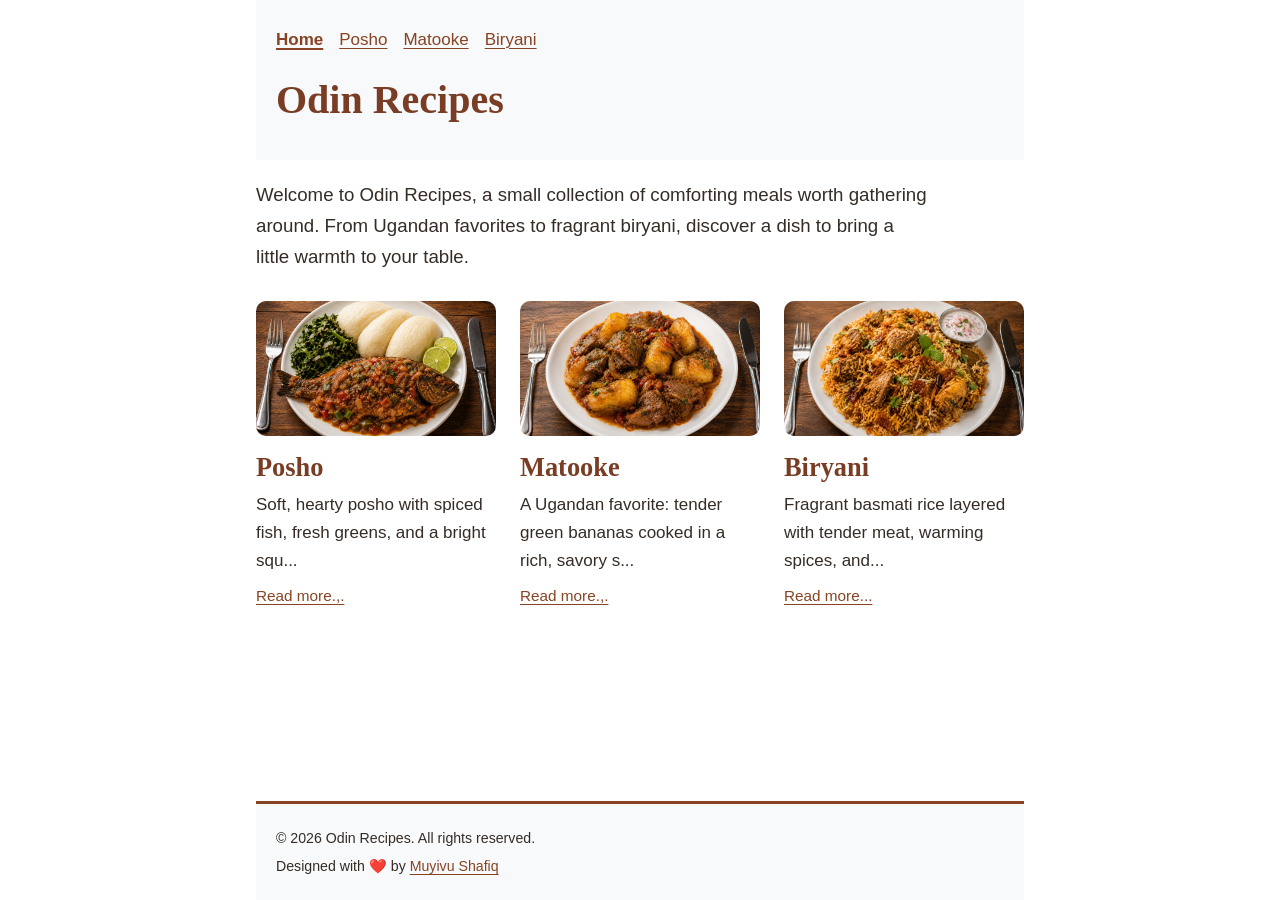
<file: index.html>
<!doctype html>
<html lang="en">
    <head>
        <meta charset="UTF-8" />
        <meta name="viewport" content="width=device-width, initial-scale=1.0" />
        <title>Odin Recipes</title>
        <link rel="stylesheet" href="styles.css" />
    </head>

    <body>

        <header class="header">
            <nav class="recipe-nav" aria-label="Recipe navigation">
                <a href="index.html" aria-current="page">Home</a>
                <a href="recipes/posho.html">Posho</a>
                <a href="recipes/matooke.html">Matooke</a>
                <a href="recipes/biryani.html">Biryani</a>
            </nav>
            <h1>Odin Recipes</h1>
        </header>

        <main>
            <p class="home-intro">
                Welcome to Odin Recipes, a small collection of comforting meals
                worth gathering around. From Ugandan favorites to fragrant biryani,
                discover a dish to bring a little warmth to your table.
            </p>

            <section class="recipe-cards" aria-label="Explore our recipes">
                <article class="recipe-card">
                    <img src="recipes/recipe-images/posho-recipe.jpg"
                        alt="Posho served with fish and greens" />
                    <div class="recipe-card-content">
                        <h2><a href="recipes/posho.html">Posho</a></h2>
                        <p>Soft, hearty posho with spiced fish, fresh greens, and a bright squ...</p>
                        <a class="recipe-link" href="recipes/posho.html" aria-label="See full recipe for Posho">Read more.,.</a>
                    </div>
                </article>

                <article class="recipe-card">
                    <img src="recipes/recipe-images/matooke-recipe.jpg"
                        alt="A serving of cooked matooke" loading="lazy" />
                    <div class="recipe-card-content">
                        <h2><a href="recipes/matooke.html">Matooke</a></h2>
                        <p>A Ugandan favorite: tender green bananas cooked in a rich, savory s...</p>
                        <a class="recipe-link" href="recipes/matooke.html" aria-label="See full recipe for Matooke">Read more.,.</a>
                    </div>
                </article>

                <article class="recipe-card">
                    <img src="recipes/recipe-images/biryani-recipe.jpg"
                        alt="A serving of spiced biryani rice" loading="lazy" />
                    <div class="recipe-card-content">
                        <h2><a href="recipes/biryani.html">Biryani</a></h2>
                        <p>Fragrant basmati rice layered with tender meat, warming spices, and...</p>
                        <a class="recipe-link" href="recipes/biryani.html" aria-label="See full recipe for Biryani">Read more...</a>
                    </div>
                </article>
            </section>
        </main>

        <footer>
            <small>
                © 2026 Odin Recipes. All rights reserved. <br />Designed with ❤️ by <a href="https://shafiqm.com" target="_blank">Muyivu Shafiq</a>
            </small>
        </footer>

    </body>
</html>
</file>
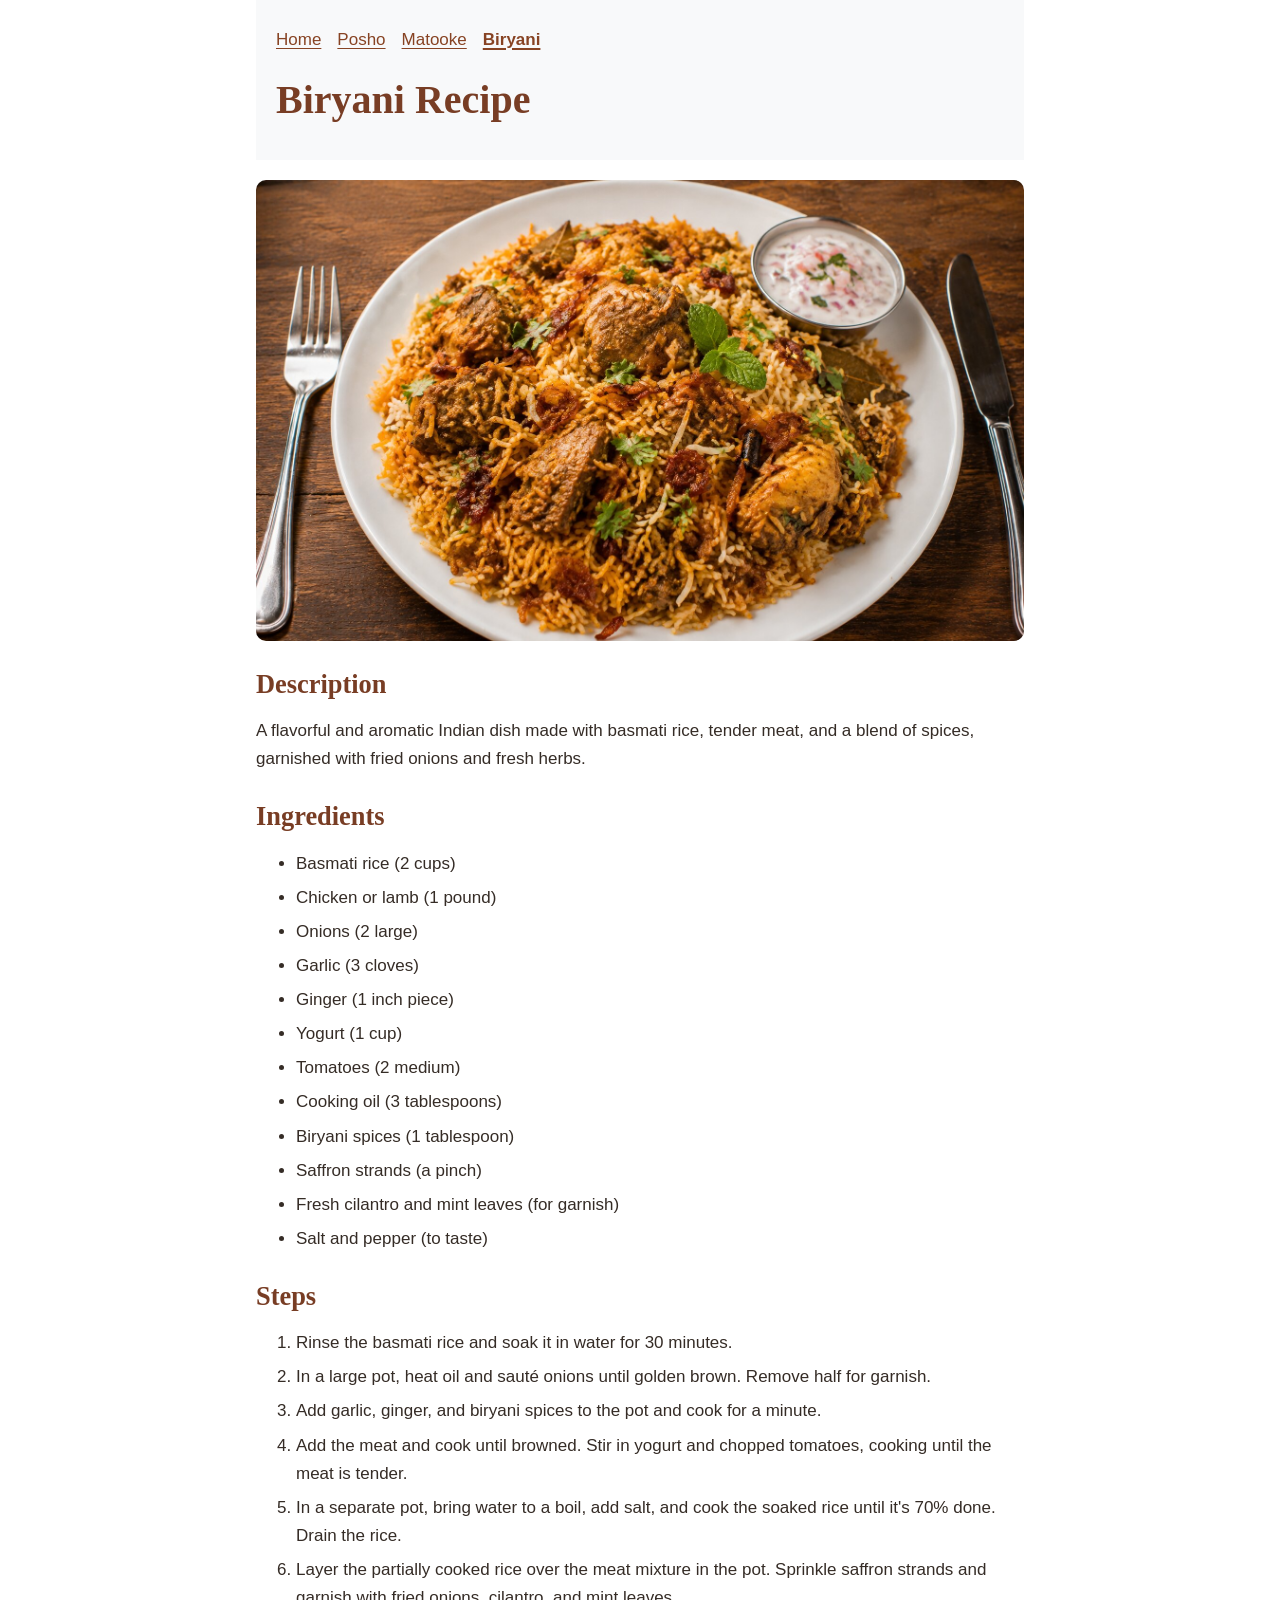
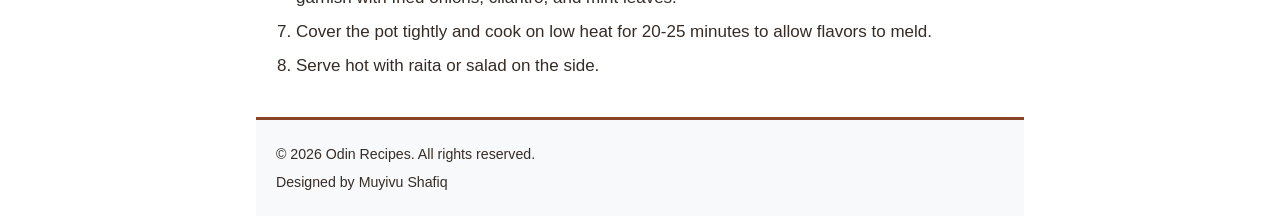
<file: recipes/biryani.html>
<!doctype html>
<html lang="en">
    <head>
        <meta charset="UTF-8" />
        <meta name="viewport" content="width=device-width, initial-scale=1.0" />
        <title>Biryani Recipe</title>
        <link rel="stylesheet" href="../styles.css" />
    </head>
    <body>
        <header class="header">
            <nav class="recipe-nav" aria-label="Recipe navigation">
                <a href="../index.html">Home</a>
                <a href="posho.html">Posho</a>
                <a href="matooke.html">Matooke</a>
                <a href="biryani.html" aria-current="page">Biryani</a>
            </nav>
            <h1>Biryani Recipe</h1>
        </header>

        <main>
            <img src="./recipe-images/biryani-recipe.jpg" alt="Biryani Recipe" />
            <h2>Description</h2>
            <p>
                A flavorful and aromatic Indian dish made with basmati rice, tender
                meat, and a blend of spices, garnished with fried onions and fresh
                herbs.
            </p>
            <h2>Ingredients</h2>
            <ul>
                <li>Basmati rice (2 cups)</li>
                <li>Chicken or lamb (1 pound)</li>
                <li>Onions (2 large)</li>
                <li>Garlic (3 cloves)</li>
                <li>Ginger (1 inch piece)</li>
                <li>Yogurt (1 cup)</li>
                <li>Tomatoes (2 medium)</li>
                <li>Cooking oil (3 tablespoons)</li>
                <li>Biryani spices (1 tablespoon)</li>
                <li>Saffron strands (a pinch)</li>
                <li>Fresh cilantro and mint leaves (for garnish)</li>
                <li>Salt and pepper (to taste)</li>
            </ul>
            <h2>Steps</h2>
            <ol>
                <li>Rinse the basmati rice and soak it in water for 30 minutes.</li>
                <li>
                    In a large pot, heat oil and sauté onions until golden brown.
                    Remove half for garnish.
                </li>
                <li>
                    Add garlic, ginger, and biryani spices to the pot and cook for a
                    minute.
                </li>
                <li>
                    Add the meat and cook until browned. Stir in yogurt and chopped
                    tomatoes, cooking until the meat is tender.
                </li>
                <li>
                    In a separate pot, bring water to a boil, add salt, and cook the
                    soaked rice until it's 70% done. Drain the rice.
                </li>
                <li>
                    Layer the partially cooked rice over the meat mixture in the
                    pot. Sprinkle saffron strands and garnish with fried onions,
                    cilantro, and mint leaves.
                </li>
                <li>
                    Cover the pot tightly and cook on low heat for 20-25 minutes to
                    allow flavors to meld.
                </li>
                <li>Serve hot with raita or salad on the side.</li>
            </ol>
        </main>

        <footer>
            <small>
                © 2026 Odin Recipes. All rights reserved. <br />Designed by Muyivu Shafiq
            </small>
        </footer>
    </body>
</html>
</file>
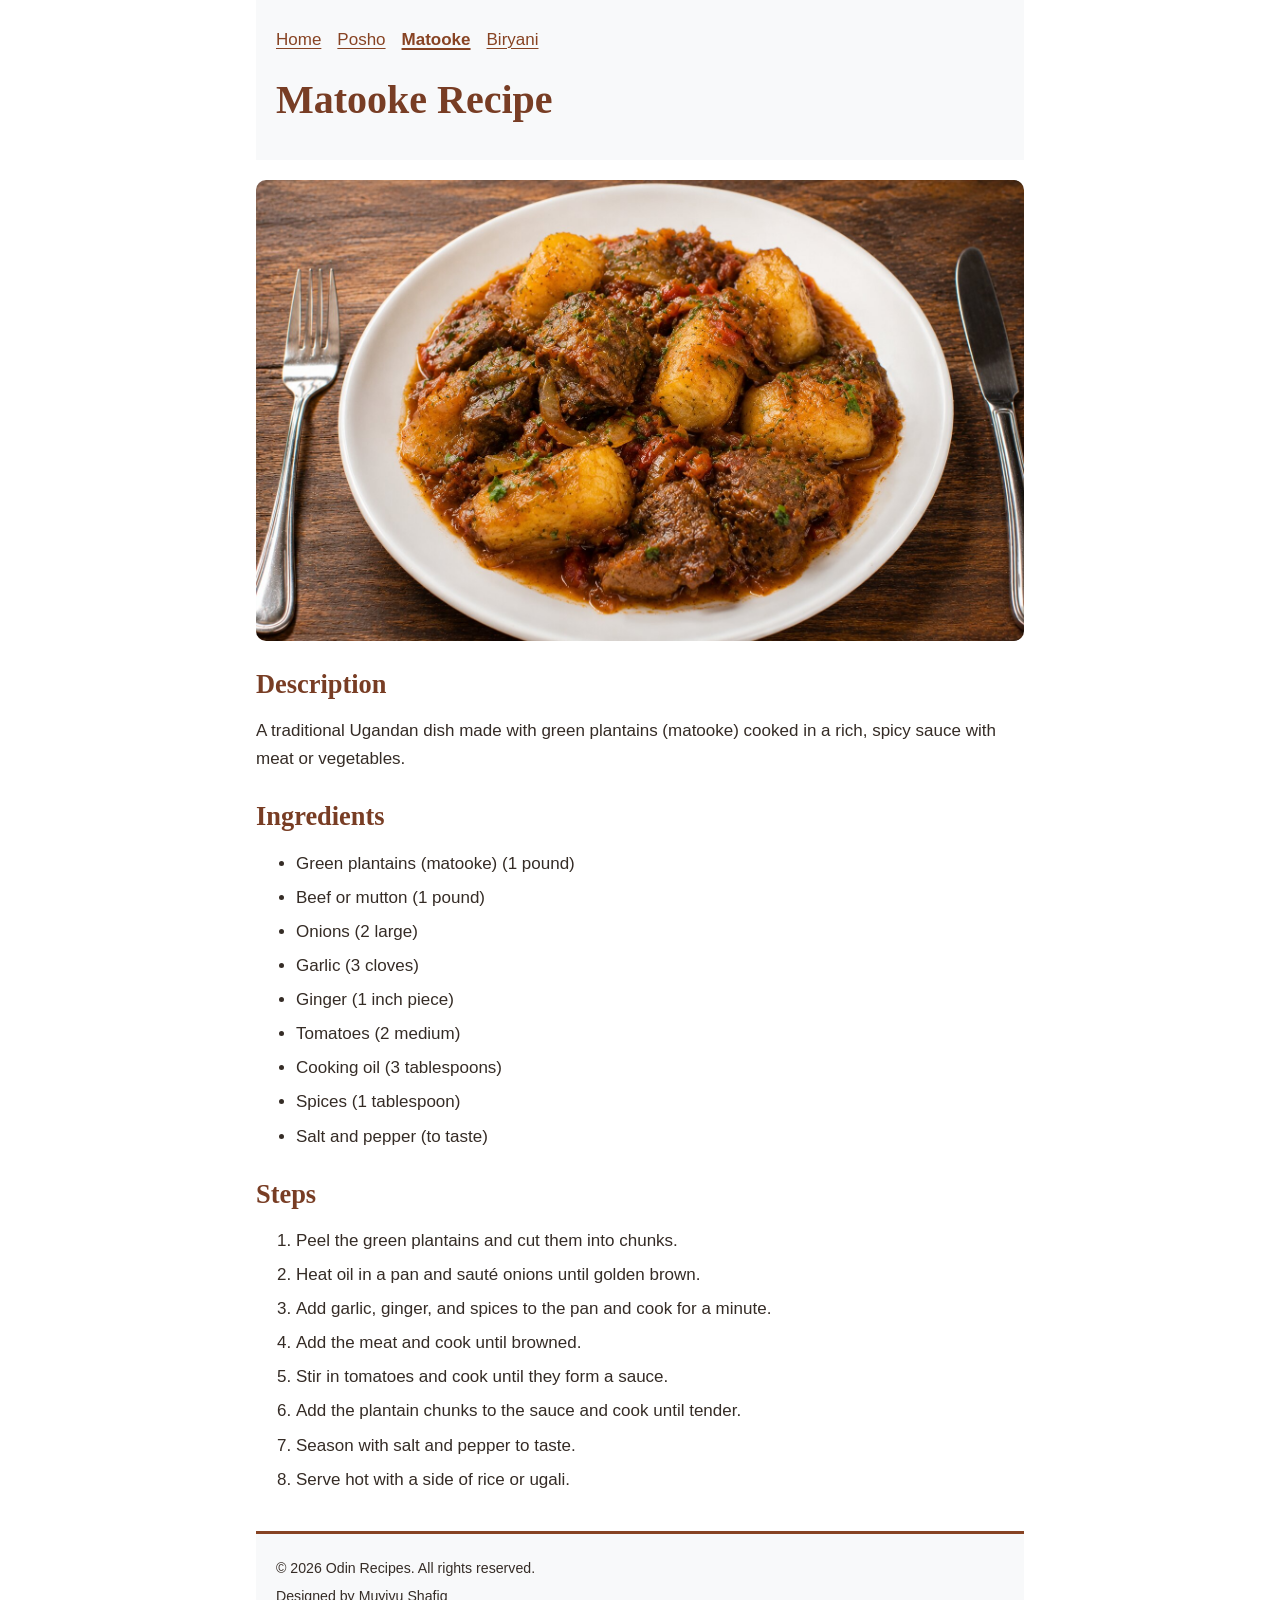
<file: recipes/matooke.html>
<!doctype html>
<html lang="en">
    <head>
        <meta charset="UTF-8" />
        <meta name="viewport" content="width=device-width, initial-scale=1.0" />
        <title>Matooke Recipe</title>
        <link rel="stylesheet" href="../styles.css" />
    </head>
    <body>
        <header class="header">
            <nav class="recipe-nav" aria-label="Recipe navigation">
                <a href="../index.html">Home</a>
                <a href="posho.html">Posho</a>
                <a href="matooke.html" aria-current="page">Matooke</a>
                <a href="biryani.html">Biryani</a>
            </nav>
            <h1>Matooke Recipe</h1>
        </header>

        <main>
            <img src="./recipe-images/matooke-recipe.jpg" alt="Matooke Recipe" />
            <h2>Description</h2>
            <p>
                A traditional Ugandan dish made with green plantains (matooke)
                cooked in a rich, spicy sauce with meat or vegetables.
            </p>
            <h2>Ingredients</h2>
            <ul>
                <li>Green plantains (matooke) (1 pound)</li>
                <li>Beef or mutton (1 pound)</li>
                <li>Onions (2 large)</li>
                <li>Garlic (3 cloves)</li>
                <li>Ginger (1 inch piece)</li>
                <li>Tomatoes (2 medium)</li>
                <li>Cooking oil (3 tablespoons)</li>
                <li>Spices (1 tablespoon)</li>
                <li>Salt and pepper (to taste)</li>
            </ul>
            <h2>Steps</h2>
            <ol>
                <li>Peel the green plantains and cut them into chunks.</li>
                <li>Heat oil in a pan and sauté onions until golden brown.</li>
                <li>
                    Add garlic, ginger, and spices to the pan and cook for a minute.
                </li>
                <li>Add the meat and cook until browned.</li>
                <li>Stir in tomatoes and cook until they form a sauce.</li>
                <li>Add the plantain chunks to the sauce and cook until tender.</li>
                <li>Season with salt and pepper to taste.</li>
                <li>Serve hot with a side of rice or ugali.</li>
            </ol>
        </main>

        <footer>
            <small>
                © 2026 Odin Recipes. All rights reserved. <br />Designed by Muyivu Shafiq
            </small>
        </footer>
    </body>
</html>
</file>
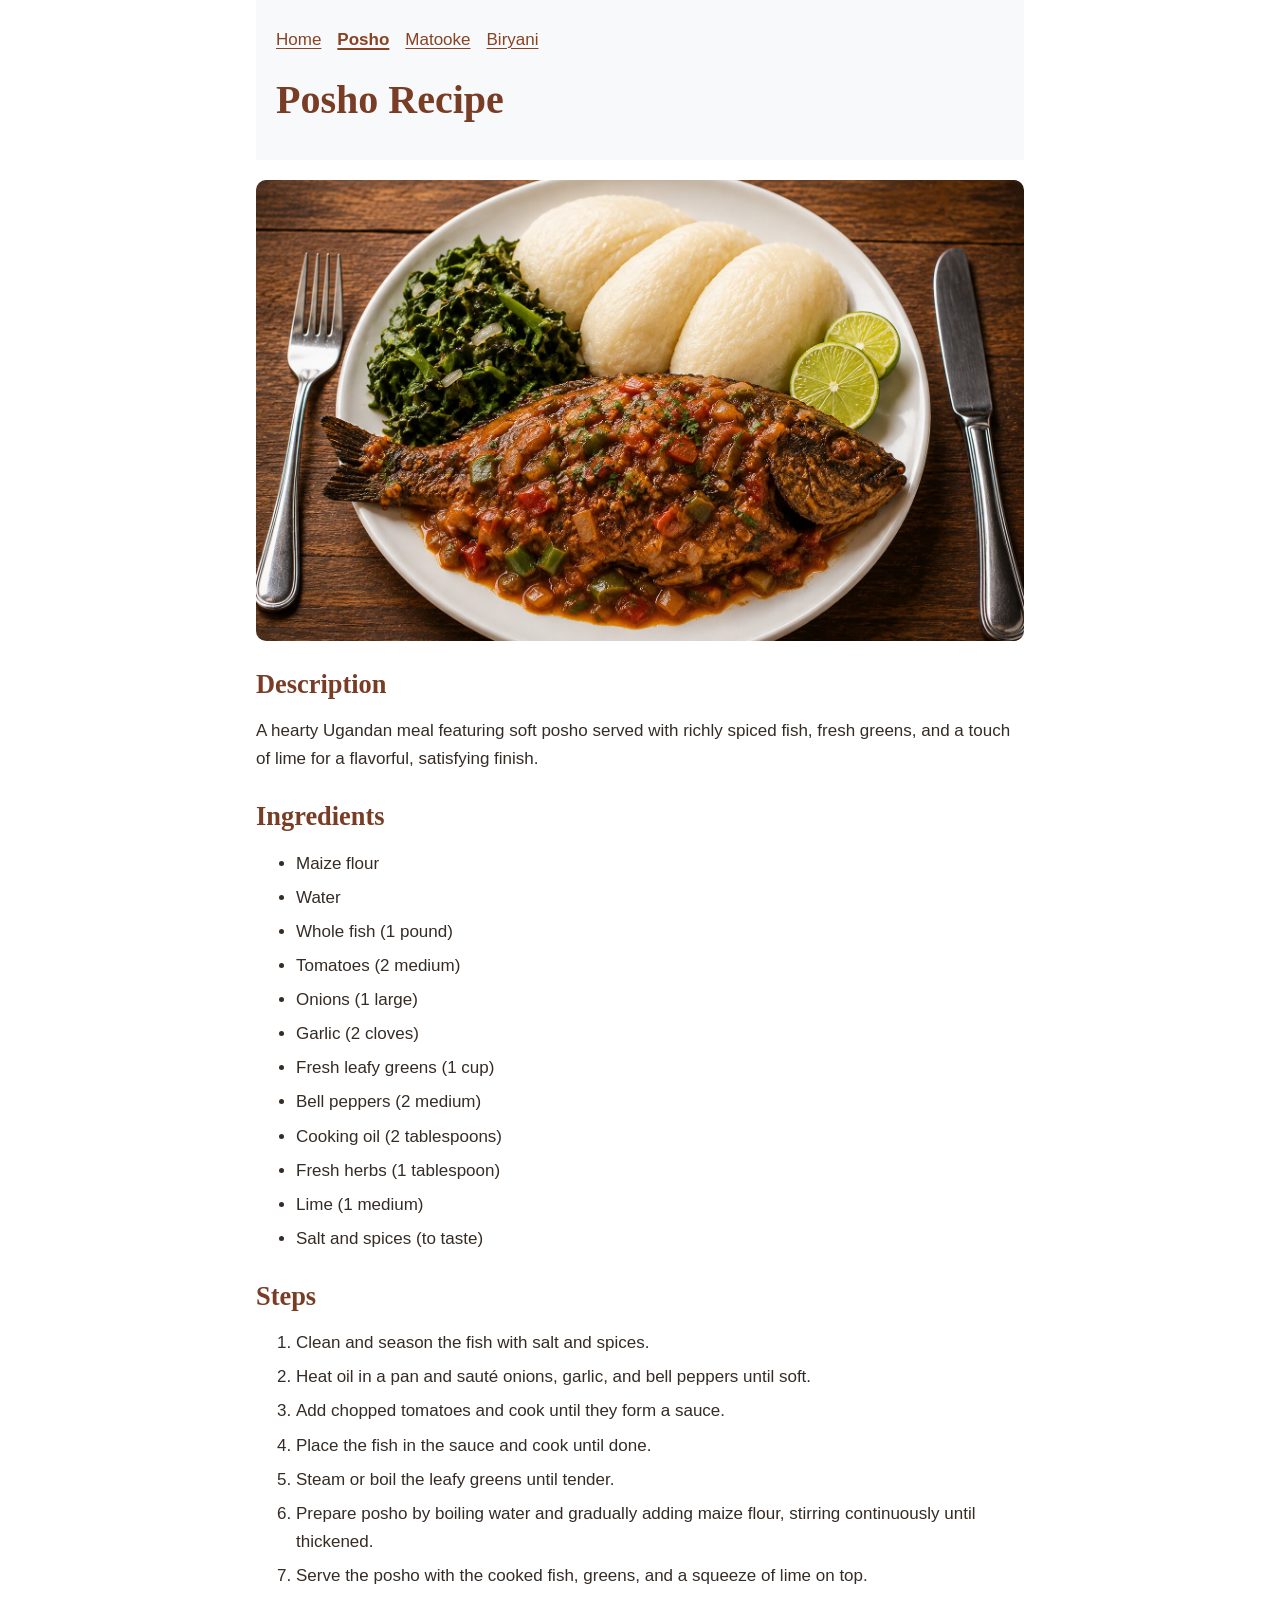
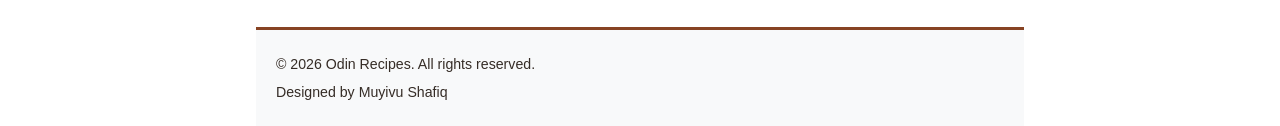
<file: recipes/posho.html>
<!doctype html>
<html lang="en">
    <head>
        <meta charset="UTF-8" />
        <meta name="viewport" content="width=device-width, initial-scale=1.0" />
        <title>Posho - Odin Recipes</title>
        <link rel="stylesheet" href="../styles.css" />
    </head>
    <body>
        <header class="header">
            <nav class="recipe-nav" aria-label="Recipe navigation">
                <a href="../index.html">Home</a>
                <a href="posho.html" aria-current="page">Posho</a>
                <a href="matooke.html">Matooke</a>
                <a href="biryani.html">Biryani</a>
            </nav>
            <h1>Posho Recipe</h1>
        </header>

        <main>
            <img src="./recipe-images/posho-recipe.jpg" alt="Posho Recipe" />
            <h2>Description</h2>
            <p>
                A hearty Ugandan meal featuring soft posho served with richly spiced
                fish, fresh greens, and a touch of lime for a flavorful, satisfying
                finish.
            </p>
            <h2>Ingredients</h2>
            <ul>
                <li>Maize flour</li>
                <li>Water</li>
                <li>Whole fish (1 pound)</li>
                <li>Tomatoes (2 medium)</li>
                <li>Onions (1 large)</li>
                <li>Garlic (2 cloves)</li>
                <li>Fresh leafy greens (1 cup)</li>
                <li>Bell peppers (2 medium)</li>
                <li>Cooking oil (2 tablespoons)</li>
                <li>Fresh herbs (1 tablespoon)</li>
                <li>Lime (1 medium)</li>
                <li>Salt and spices (to taste)</li>
            </ul>
            <h2>Steps</h2>
            <ol>
                <li>Clean and season the fish with salt and spices.</li>
                <li>
                    Heat oil in a pan and sauté onions, garlic, and bell peppers
                    until soft.
                </li>
                <li>Add chopped tomatoes and cook until they form a sauce.</li>
                <li>Place the fish in the sauce and cook until done.</li>
                <li>Steam or boil the leafy greens until tender.</li>
                <li>
                    Prepare posho by boiling water and gradually adding maize flour,
                    stirring continuously until thickened.
                </li>
                <li>
                    Serve the posho with the cooked fish, greens, and a squeeze of
                    lime on top.
                </li>
            </ol>
        </main>

        <footer>
            <small>
                © 2026 Odin Recipes. All rights reserved. <br />Designed by Muyivu Shafiq
            </small>
        </footer>
    </body>
</html>
</file>
<file: styles.css>
﻿/* General styles */
body {
    font-family: Arial, sans-serif;
    font-size: 17px;
    line-height: 1.65;
    color: #352c26;
    margin: 0 auto;
    width: 60%;
    max-width: 900px;
    min-height: 100vh;
    display: flex;
    flex-direction: column;
}

h1,
h2 {
    font-family: Georgia, "Times New Roman", serif;
    line-height: 1.2;
    color: #783d24;
}

h1 {
    font-size: 2.5rem;
    margin: 16px 0;
}

h2 {
    font-size: 1.65rem;
    margin: 28px 0 12px;
}

a {
    color: #874323;
    text-underline-offset: 3px;
}

a:hover {
    color: #542912;
}

a:focus-visible {
    outline: 2px solid #874323;
    outline-offset: 3px;
}

li + li {
    margin-top: 6px;
}

main {
    padding: 20px 0;
}

img {
    display: block;
    width: 100%;
    height: auto;
    border-radius: 10px;
}

.header {
    background-color: #f8f9fa;
    padding: 20px;
}


footer {
    background-color: #f8f9fa;
    padding: 20px;
    border-top: 3px solid #874323;
    margin-top: auto;
}

.recipe-nav {
    display: flex;
    flex-wrap: wrap;
    gap: 8px 16px;
}

.recipe-nav a {
    padding: 6px 0;
}

.recipe-nav a[aria-current="page"] {
    font-weight: bold;
    text-decoration-thickness: 2px;
}

/* Home page recipe previews */
.home-intro {
    max-width: 65ch;
    margin: 0 0 28px;
    font-size: 1.1em;
}

.recipe-cards {
    display: grid;
    grid-template-columns: repeat(3, minmax(0, 1fr));
    grid-auto-rows: 1fr;
    gap: 24px;
    margin-bottom: 12px;
}

.recipe-card {
    display: grid;
    grid-template-rows: auto 1fr;
    min-width: 0;
    gap: 16px;
    align-items: start;
}

.recipe-card > img {
    width: 100%;
    height: auto;
    aspect-ratio: 16 / 9;
    object-fit: cover;
    border-radius: 10px;
}

.recipe-card-content {
    min-width: 0;
    align-self: stretch;
    display: flex;
    flex-direction: column;
}

.recipe-card h2 {
    margin: 0 0 8px;
}

.recipe-card h2 a {
    color: inherit;
    text-decoration: none;
}

.recipe-card h2 a:hover {
    text-decoration: underline;
}

.recipe-card p {
    margin: 0 0 8px;
}

.recipe-link {
    display: inline-block;
    align-self: flex-start;
    margin-top: auto;
    font-size: 0.9em;
}

/* Give recipes more room on tablets and phones. */
@media (max-width: 1024px) {
    body {
        width: 85%;
    }
}

@media (max-width: 600px) {
    .recipe-cards {
        grid-template-columns: 1fr;
    }

    body {
        width: 100%;
        font-size: 16px;
    }

    main {
        width: 92%;
        margin: 0 auto;
    }

    .header,
    footer {
        padding: 16px;
        text-align: center;
    }

    .recipe-nav {
        justify-content: center;
    }

    h1 {
        font-size: 2rem;
    }

    h2 {
        font-size: 1.4rem;
    }

    ul,
    ol {
        padding-left: 24px;
    }

    .recipe-card > img {
        border-radius: 7px;
    }
}
</file>
